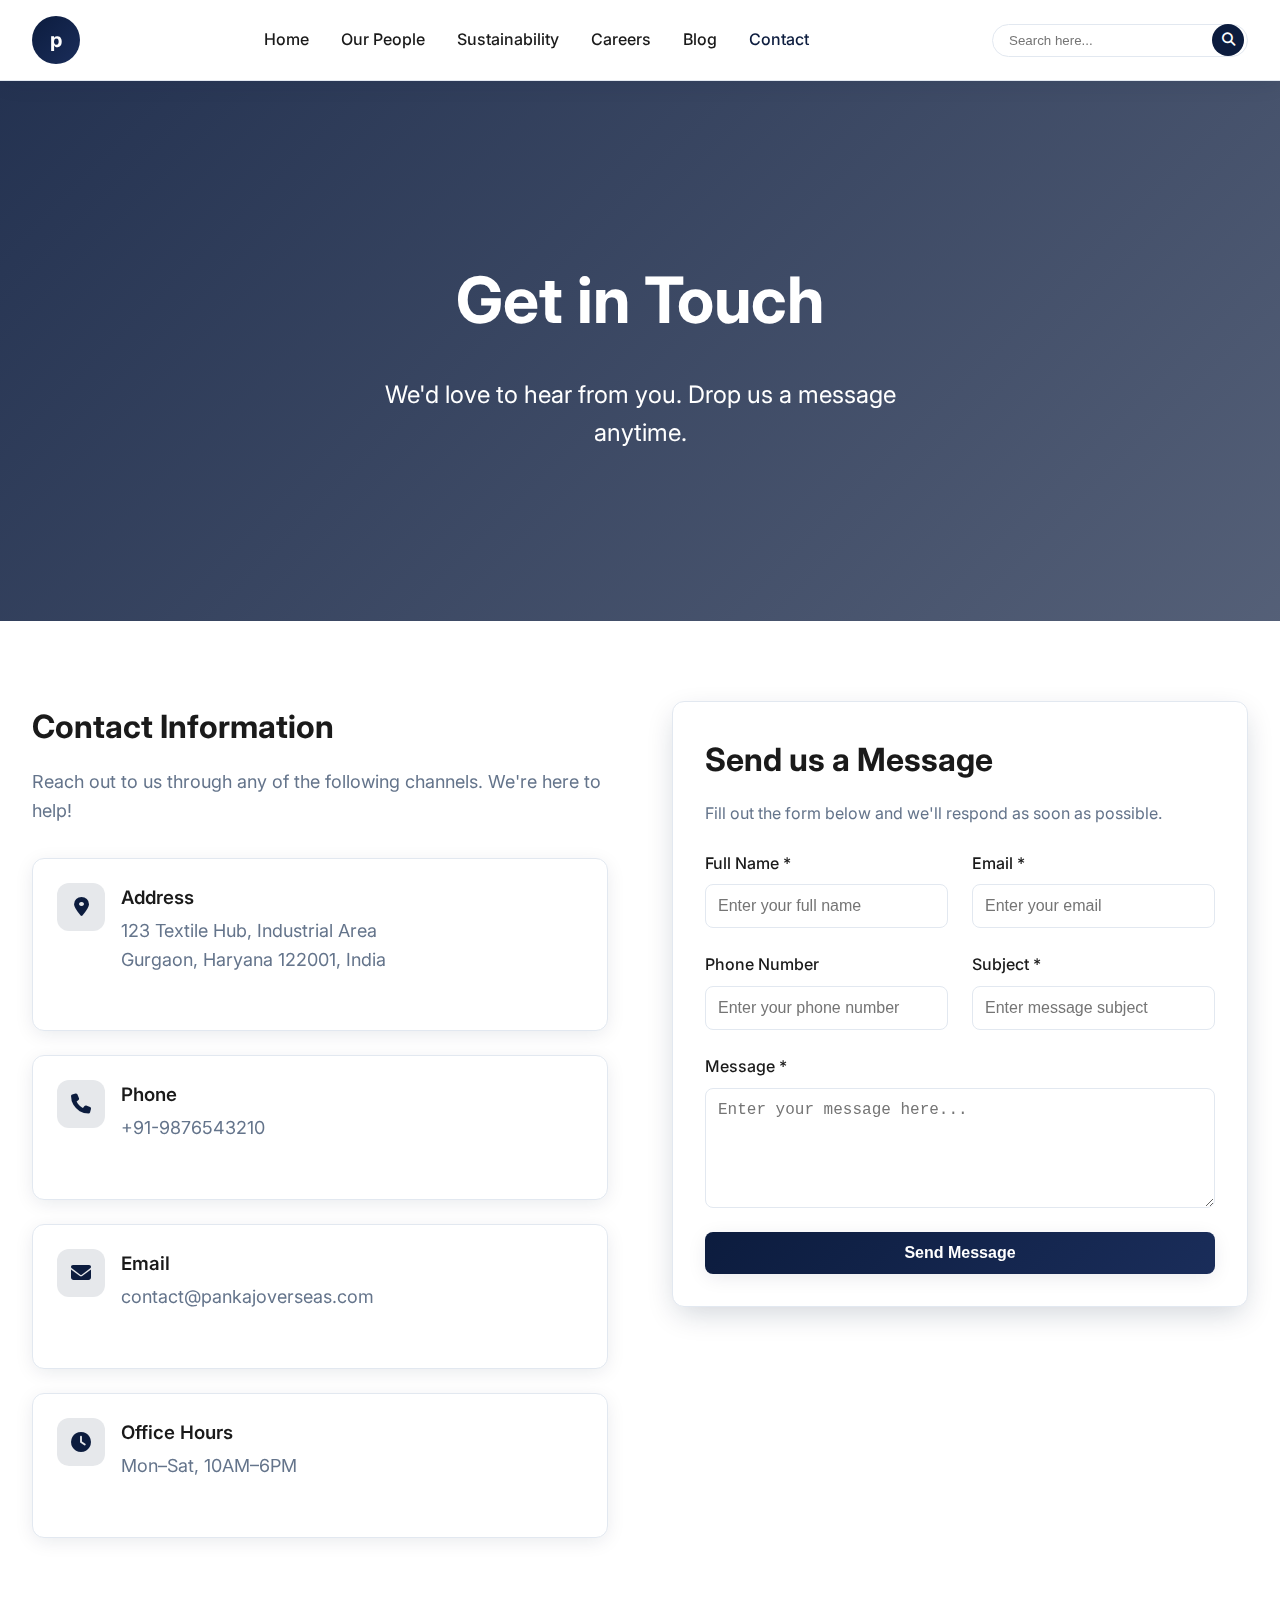
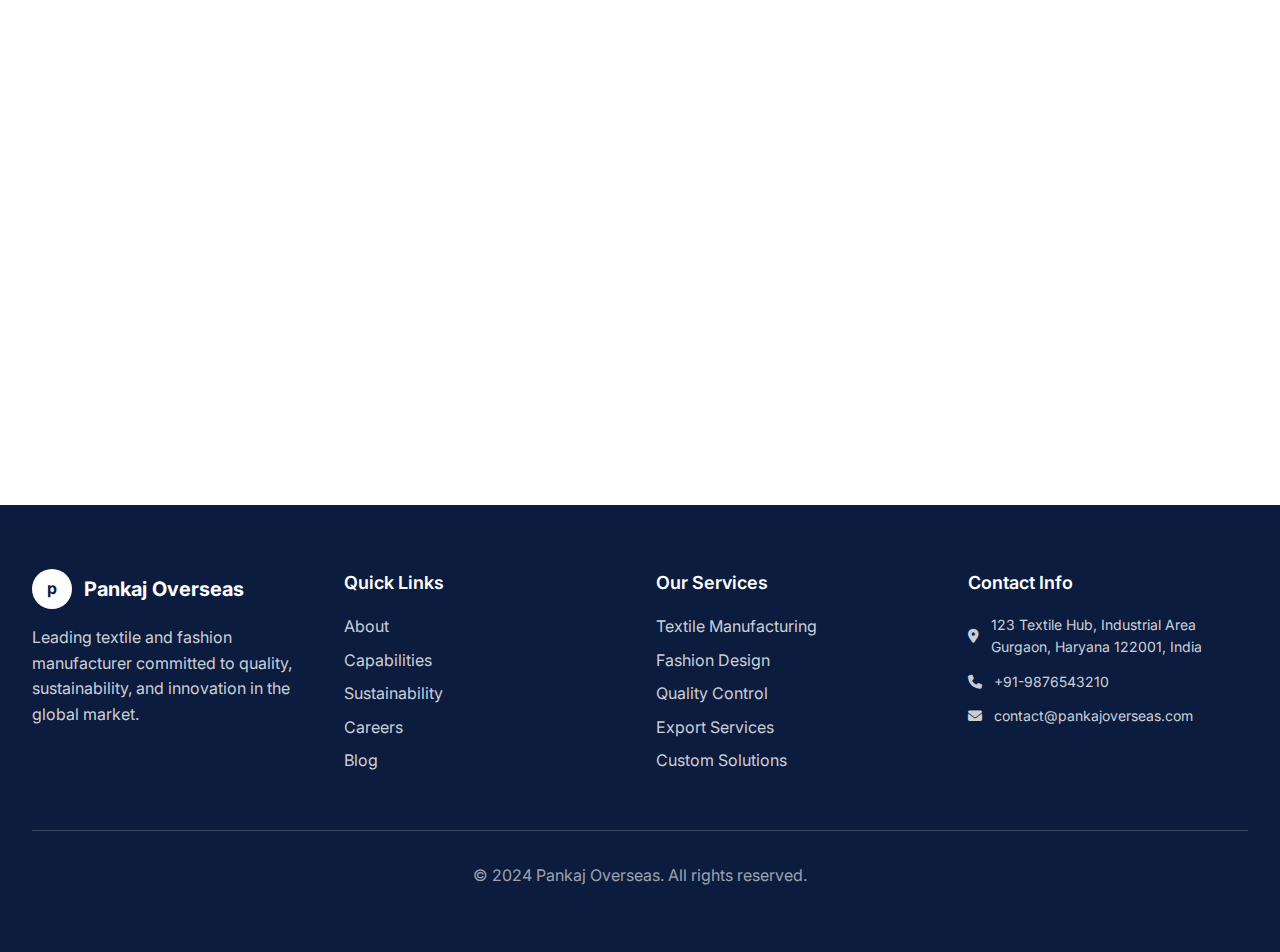
<file: contact.html>
<!DOCTYPE html>
<html lang="en">
<head>
    <meta charset="UTF-8">
    <meta name="viewport" content="width=device-width, initial-scale=1.0">
    <title>Contact Us - Pankaj Overseas</title>
    <meta name="description" content="Contact Pankaj Overseas - Leading textile and fashion manufacturer. Get in touch with us for all your textile needs.">
    
    <!-- AOS Animation Library -->
    <link href="https://unpkg.com/aos@2.3.1/dist/aos.css" rel="stylesheet">
    
    <!-- Font -->
    <link href="https://fonts.googleapis.com/css2?family=Inter:wght@300;400;500;600;700&display=swap" rel="stylesheet">
    
    <!-- Font Awesome for Icons -->
    <link rel="stylesheet" href="https://cdnjs.cloudflare.com/ajax/libs/font-awesome/6.4.0/css/all.min.css">
    
    <style>
        /* Reset and Base Styles */
        * {
            margin: 0;
            padding: 0;
            box-sizing: border-box;
        }

        :root {
            /* Pankaj Overseas Color Scheme */
            --primary: #0c1c3e;
            --primary-light: #1a2d5a;
            --primary-dark: #081426;
            --background: #ffffff;
            --foreground: #1a1a1a;
            --muted: #f8fafc;
            --muted-foreground: #64748b;
            --border: #e2e8f0;
            --input: #e2e8f0;
            --card: #ffffff;
            
            /* Shadows and Effects */
            --shadow-soft: 0 4px 20px -2px rgba(12, 28, 62, 0.1);
            --shadow-elegant: 0 10px 30px -5px rgba(12, 28, 62, 0.2);
            --transition-smooth: all 0.3s cubic-bezier(0.4, 0, 0.2, 1);
        }

        body {
            font-family: 'Inter', -apple-system, BlinkMacSystemFont, 'Segoe UI', Roboto, sans-serif;
            line-height: 1.6;
            color: var(--foreground);
            background-color: var(--background);
        }

      .container {
    max-width: 100%;
    width: 100%;
    margin: 0 auto;
    padding: 0 2rem;  /* thoda side se space toh rahe, but wide dikhe */
}

        /* Header Styles */
        .header {
            position: sticky;
            top: 0;
            background: var(--background);
            border-bottom: 1px solid var(--border);
            box-shadow: var(--shadow-soft);
            z-index: 1000;
        }

        .header-content {
            display: flex;
            align-items: center;
            justify-content: space-between;
            padding: 1rem 0;
        }

        .logo {
            display: flex;
            align-items: center;
        }

        .logo-circle {
            width: 48px;
            height: 48px;
            background: linear-gradient(135deg, var(--primary), var(--primary-light));
            border-radius: 50%;
            display: flex;
            align-items: center;
            justify-content: center;
            color: white;
            font-weight: bold;
            font-size: 1.25rem;
        }

        .nav {
            display: none;
            gap: 2rem;
        }

        .nav a {
            text-decoration: none;
            color: var(--foreground);
            font-weight: 500;
            transition: var(--transition-smooth);
        }

        .nav a:hover,
        .nav a.active {
            color: var(--primary);
        }

        .search-container {
            display: none;
            position: relative;
        }

        .search-input {
            width: 16rem;
            padding: 0.5rem 3rem 0.5rem 1rem;
            border: 1px solid var(--border);
            border-radius: 9999px;
            outline: none;
            transition: var(--transition-smooth);
        }

        .search-input:focus {
            border-color: var(--primary);
        }

        .search-btn {
            position: absolute;
            right: 4px;
            top: 50%;
            transform: translateY(-50%);
            width: 32px;
            height: 32px;
            background: var(--primary);
            border: none;
            border-radius: 50%;
            color: white;
            cursor: pointer;
            display: flex;
            align-items: center;
            justify-content: center;
        }

        .mobile-menu-btn {
            display: block;
            background: none;
            border: 1px solid var(--border);
            padding: 0.5rem 1rem;
            border-radius: 0.5rem;
            cursor: pointer;
        }

        /* Hero Section */
        .hero {
            position: relative;
            height: 60vh;
            min-height: 400px;
            display: flex;
            align-items: center;
            justify-content: center;
            overflow: hidden;
            background: linear-gradient(135deg, rgba(12, 28, 62, 0.9), rgba(12, 28, 62, 0.7)), 
                        url('https://images.unsplash.com/photo-1441986300917-64674bd600d8?ixlib=rb-4.0.3&ixid=M3wxMjA3fDB8MHxwaG90by1wYWdlfHx8fGVufDB8fHx8fA%3D%3D&auto=format&fit=crop&w=2070&q=80') center/cover;
        }

        .hero-content {
            text-align: center;
            color: white;
            max-width: 800px;
            padding: 0 1rem;
        }

        .hero h1 {
            font-size: clamp(2.5rem, 5vw, 4rem);
            font-weight: 700;
            margin-bottom: 1.5rem;
        }

        .hero p {
            font-size: clamp(1.125rem, 2vw, 1.5rem);
            opacity: 0.9;
            max-width: 600px;
            margin: 0 auto;
        }

        /* Main Content */
        .main-content {
            padding: 5rem 0;
        }

        .contact-section {
            margin-bottom: 5rem;
        }

        .contact-grid {
            display: grid;
            grid-template-columns: 1fr;
            gap: 4rem;
            align-items: start;
        }

        /* Contact Info */
        .contact-info h2 {
            font-size: 2rem;
            font-weight: 700;
            margin-bottom: 1rem;
            text-align: center;
        }

        .contact-info p {
            color: var(--muted-foreground);
            font-size: 1.125rem;
            margin-bottom: 2rem;
            text-align: center;
        }

        .contact-details {
            display: flex;
            flex-direction: column;
            gap: 1.5rem;
        }

        .contact-item {
            background: var(--card);
            border: 1px solid var(--border);
            border-radius: 0.75rem;
            padding: 1.5rem;
            box-shadow: var(--shadow-soft);
            transition: var(--transition-smooth);
        }

        .contact-item:hover {
            box-shadow: var(--shadow-elegant);
        }

        .contact-item-content {
            display: flex;
            align-items: flex-start;
            gap: 1rem;
        }

        .contact-icon {
            width: 48px;
            height: 48px;
            background: rgba(12, 28, 62, 0.1);
            border-radius: 0.75rem;
            display: flex;
            align-items: center;
            justify-content: center;
            color: var(--primary);
            font-size: 1.25rem;
            flex-shrink: 0;
        }

        .contact-text h3 {
            font-weight: 600;
            margin-bottom: 0.25rem;
        }

        .contact-text p {
            color: var(--muted-foreground);
            white-space: pre-line;
        }

        /* Contact Form */
        .contact-form {
            background: var(--card);
            border: 1px solid var(--border);
            border-radius: 0.75rem;
            padding: 2rem;
            box-shadow: var(--shadow-elegant);
        }

        .form-header h2 {
            font-size: 2rem;
            font-weight: 700;
            margin-bottom: 1rem;
        }

        .form-header p {
            color: var(--muted-foreground);
            margin-bottom: 1.5rem;
        }

        .form-grid {
            display: grid;
            grid-template-columns: 1fr;
            gap: 1.5rem;
        }

        .form-group {
            display: flex;
            flex-direction: column;
            gap: 0.5rem;
        }

        .form-label {
            font-weight: 500;
            color: var(--foreground);
        }

        .form-input,
        .form-textarea {
            padding: 0.75rem;
            border: 1px solid var(--input);
            border-radius: 0.5rem;
            font-size: 1rem;
            transition: var(--transition-smooth);
            outline: none;
        }

        .form-input:focus,
        .form-textarea:focus {
            border-color: var(--primary);
            box-shadow: 0 0 0 3px rgba(12, 28, 62, 0.1);
        }

        .form-textarea {
            min-height: 120px;
            resize: vertical;
        }

        .submit-btn {
            width: 100%;
            background: linear-gradient(135deg, var(--primary), var(--primary-light));
            color: white;
            border: none;
            padding: 0.75rem 2rem;
            border-radius: 0.5rem;
            font-size: 1rem;
            font-weight: 600;
            cursor: pointer;
            transition: var(--transition-smooth);
            box-shadow: var(--shadow-soft);
        }

        .submit-btn:hover {
            background: var(--primary-dark);
            box-shadow: var(--shadow-elegant);
        }

        .submit-btn:disabled {
            opacity: 0.7;
            cursor: not-allowed;
        }

        /* Map Section */
        .map-section {
            background: var(--muted);
            border-radius: 0.75rem;
            overflow: hidden;
            box-shadow: var(--shadow-soft);
        }

        .map-iframe {
            width: 100%;
            height: 300px;
            border: none;
        }

        /* Footer */
        .footer {
            background: var(--primary);
            color: white;
            padding: 4rem 0;
        }

        .footer-grid {
            display: grid;
            grid-template-columns: 1fr;
            gap: 2rem;
            margin-bottom: 3rem;
        }

        .footer-section h3 {
            font-size: 1.125rem;
            font-weight: 600;
            margin-bottom: 1rem;
        }

        .footer-section ul {
            list-style: none;
        }

        .footer-section ul li {
            margin-bottom: 0.5rem;
        }

        .footer-section a {
            color: rgba(255, 255, 255, 0.8);
            text-decoration: none;
            transition: var(--transition-smooth);
        }

        .footer-section a:hover {
            color: white;
        }

        .footer-company {
            display: flex;
            align-items: center;
            gap: 0.75rem;
            margin-bottom: 1rem;
        }

        .footer-logo {
            width: 40px;
            height: 40px;
            background: white;
            color: var(--primary);
            border-radius: 50%;
            display: flex;
            align-items: center;
            justify-content: center;
            font-weight: bold;
        }

        .footer-bottom {
            border-top: 1px solid rgba(255, 255, 255, 0.2);
            padding-top: 2rem;
            text-align: center;
            color: rgba(255, 255, 255, 0.6);
        }

        .contact-item-icon {
            display: flex;
            align-items: center;
            gap: 0.75rem;
            color: rgba(255, 255, 255, 0.8);
            font-size: 0.875rem;
        }

        /* Toast Notification */
        .toast {
            position: fixed;
            top: 2rem;
            right: 2rem;
            background: var(--card);
            border: 1px solid var(--border);
            border-radius: 0.5rem;
            padding: 1rem 1.5rem;
            box-shadow: var(--shadow-elegant);
            z-index: 1000;
            transform: translateX(100%);
            transition: var(--transition-smooth);
        }

        .toast.show {
            transform: translateX(0);
        }

        .toast-success {
            border-left: 4px solid #10b981;
        }

        /* Responsive Design */
        @media (min-width: 768px) {
            .nav {
                display: flex;
            }

            .search-container {
                display: block;
            }

            .mobile-menu-btn {
                display: none;
            }

            .contact-info h2,
            .contact-info p {
                text-align: left;
            }

            .form-grid {
                grid-template-columns: 1fr 1fr;
            }

            .form-group.full-width {
                grid-column: 1 / -1;
            }

            .map-iframe {
                height: 400px;
            }

            .footer-grid {
                grid-template-columns: repeat(2, 1fr);
            }
        }

        @media (min-width: 1024px) {
            .contact-grid {
                grid-template-columns: 1fr 1fr;
            }

            .footer-grid {
                grid-template-columns: repeat(4, 1fr);
            }
        }
    </style>
</head>
<body>
    <!-- Header -->
    <header class="header">
        <div class="container">
            <div class="header-content">
                <!-- Logo -->
                <div class="logo">
                    <div class="logo-circle">p</div>
                </div>

                <!-- Navigation -->
                <nav class="nav">
                    <a href="index.html">Home</a>   
                    <a href="people.html">Our People</a>
                    <a href="sustanability page/sustan.html">Sustainability</a>
                    <a href="carrear.html">Careers</a>
                    <a href="blog.html">Blog</a>
                    <a href="contact.html" class="active">Contact</a>
                </nav>

                <!-- Search Bar -->
                <div class="search-container">
                    <input type="search" class="search-input" placeholder="Search here...">
                    <button class="search-btn">
                        <i class="fas fa-search"></i>
                    </button>
                </div>

                <!-- Mobile Menu Button -->
                <button class="mobile-menu-btn">Menu</button>
            </div>
        </div>
    </header>

    <!-- Hero Section -->
    <section class="hero">
        <div class="hero-content">
            <h1 data-aos="fade-down" data-aos-duration="800">Get in Touch</h1>
            <p data-aos="fade-down" data-aos-duration="800" data-aos-delay="200">
                We'd love to hear from you. Drop us a message anytime.
            </p>
        </div>
    </section>

    <!-- Main Content -->
    <main class="main-content">
        <div class="container">
            <!-- Contact Section -->
            <section class="contact-section">
                <div class="contact-grid">
                    <!-- Contact Info -->
                    <div class="contact-info" data-aos="fade-right" data-aos-duration="800">
                        <h2>Contact Information</h2>
                        <p>Reach out to us through any of the following channels. We're here to help!</p>
                        
                        <div class="contact-details">
                            <div class="contact-item">
                                <div class="contact-item-content">
                                    <div class="contact-icon">
                                        <i class="fas fa-map-marker-alt"></i>
                                    </div>
                                    <div class="contact-text">
                                        <h3>Address</h3>
                                        <p>123 Textile Hub, Industrial Area
Gurgaon, Haryana 122001, India</p>
                                    </div>
                                </div>
                            </div>

                            <div class="contact-item">
                                <div class="contact-item-content">
                                    <div class="contact-icon">
                                        <i class="fas fa-phone"></i>
                                    </div>
                                    <div class="contact-text">
                                        <h3>Phone</h3>
                                        <p>+91-9876543210</p>
                                    </div>
                                </div>
                            </div>

                            <div class="contact-item">
                                <div class="contact-item-content">
                                    <div class="contact-icon">
                                        <i class="fas fa-envelope"></i>
                                    </div>
                                    <div class="contact-text">
                                        <h3>Email</h3>
                                        <p>contact@pankajoverseas.com</p>
                                    </div>
                                </div>
                            </div>

                            <div class="contact-item">
                                <div class="contact-item-content">
                                    <div class="contact-icon">
                                        <i class="fas fa-clock"></i>
                                    </div>
                                    <div class="contact-text">
                                        <h3>Office Hours</h3>
                                        <p>Mon–Sat, 10AM–6PM</p>
                                    </div>
                                </div>
                            </div>
                        </div>
                    </div>

                    <!-- Contact Form -->
                    <div class="contact-form" data-aos="fade-left" data-aos-duration="800">
                        <div class="form-header">
                            <h2>Send us a Message</h2>
                            <p>Fill out the form below and we'll respond as soon as possible.</p>
                        </div>

                        <form id="contactForm" class="form-grid">
                            <div class="form-group">
                                <label for="fullName" class="form-label">Full Name *</label>
                                <input type="text" id="fullName" name="fullName" class="form-input" placeholder="Enter your full name" required>
                            </div>

                            <div class="form-group">
                                <label for="email" class="form-label">Email *</label>
                                <input type="email" id="email" name="email" class="form-input" placeholder="Enter your email" required>
                            </div>

                            <div class="form-group">
                                <label for="phone" class="form-label">Phone Number</label>
                                <input type="tel" id="phone" name="phone" class="form-input" placeholder="Enter your phone number">
                            </div>

                            <div class="form-group">
                                <label for="subject" class="form-label">Subject *</label>
                                <input type="text" id="subject" name="subject" class="form-input" placeholder="Enter message subject" required>
                            </div>

                            <div class="form-group full-width">
                                <label for="message" class="form-label">Message *</label>
                                <textarea id="message" name="message" class="form-textarea" placeholder="Enter your message here..." required></textarea>
                            </div>

                            <div class="form-group full-width">
                                <button type="submit" class="submit-btn" id="submitBtn">Send Message</button>
                            </div>
                        </form>
                    </div>
                </div>
            </section>

            <!-- Map Section -->
            <section class="map-section" data-aos="fade-up" data-aos-duration="800">
                <iframe
                    src="https://www.google.com/maps/embed?pb=!1m18!1m12!1m3!1d3607.605492544105!2d82.78878251010633!3d25.283853228093673!2m3!1f0!2f0!3f0!3m2!1i1024!2i768!4f13.1!3m3!1m2!1s0x39854b28a50b87e7%3A0x9e7beb7bf99a2777!2sKashi%20Institute%20Of%20Technology!5e0!3m2!1sen!2sin!4v1754599171926!5m2!1sen!2sin"
                    class="map-iframe"
                    allowfullscreen
                    loading="lazy"
                    referrerpolicy="no-referrer-when-downgrade"
                    title="Pankaj Overseas Location">
                </iframe>
            </section>
        </div>
    </main>

    <!-- Footer -->
    <footer class="footer">
        <div class="container">
            <div class="footer-grid">
                <!-- Company Info -->
                <div class="footer-section">
                    <div class="footer-company">
                        <div class="footer-logo">p</div>
                        <span style="font-size: 1.25rem; font-weight: 700;">Pankaj Overseas</span>
                    </div>
                    <p style="color: rgba(255, 255, 255, 0.8); line-height: 1.6;">
                        Leading textile and fashion manufacturer committed to quality, 
                        sustainability, and innovation in the global market.
                    </p>
                </div>

                <!-- Quick Links -->
                <div class="footer-section">
                    <h3>Quick Links</h3>
                    <ul>
                        <li><a href="/about">About</a></li>
                        <li><a href="/capabilities">Capabilities</a></li>
                        <li><a href="/sustainability">Sustainability</a></li>
                        <li><a href="/careers">Careers</a></li>
                        <li><a href="/blog">Blog</a></li>
                    </ul>
                </div>

                <!-- Services -->
                <div class="footer-section">
                    <h3>Our Services</h3>
                    <ul>
                        <li><span style="color: rgba(255, 255, 255, 0.8);">Textile Manufacturing</span></li>
                        <li><span style="color: rgba(255, 255, 255, 0.8);">Fashion Design</span></li>
                        <li><span style="color: rgba(255, 255, 255, 0.8);">Quality Control</span></li>
                        <li><span style="color: rgba(255, 255, 255, 0.8);">Export Services</span></li>
                        <li><span style="color: rgba(255, 255, 255, 0.8);">Custom Solutions</span></li>
                    </ul>
                </div>

                <!-- Contact -->
                <div class="footer-section">
                    <h3>Contact Info</h3>
                    <div style="display: flex; flex-direction: column; gap: 0.75rem;">
                        <div class="contact-item-icon">
                            <i class="fas fa-map-marker-alt"></i>
                            <span>123 Textile Hub, Industrial Area<br>Gurgaon, Haryana 122001, India</span>
                        </div>
                        <div class="contact-item-icon">
                            <i class="fas fa-phone"></i>
                            <span>+91-9876543210</span>
                        </div>
                        <div class="contact-item-icon">
                            <i class="fas fa-envelope"></i>
                            <span>contact@pankajoverseas.com</span>
                        </div>
                    </div>
                </div>
            </div>

            <div class="footer-bottom">
                <p>© 2024 Pankaj Overseas. All rights reserved.</p>
            </div>
        </div>
    </footer>

    <!-- Scripts -->
    <script src="https://unpkg.com/aos@2.3.1/dist/aos.js"></script>
    <script>
        // Initialize AOS
        AOS.init({
            duration: 800,
            once: true,
            easing: 'ease-out-cubic',
        });

        // Form Handling
        document.getElementById('contactForm').addEventListener('submit', function(e) {
            e.preventDefault();
            
            const submitBtn = document.getElementById('submitBtn');
            const toast = document.getElementById('toast');
            
            // Disable button and show loading
            submitBtn.disabled = true;
            submitBtn.textContent = 'Sending...';
            
            // Simulate form submission
            setTimeout(() => {
                // Reset form
                this.reset();
                
                // Show success toast
                toast.classList.add('show');
                
                // Reset button
                submitBtn.disabled = false;
                submitBtn.textContent = 'Send Message';
                
                // Hide toast after 5 seconds
                setTimeout(() => {
                    toast.classList.remove('show');
                }, 5000);
            }, 1000);
        });

        // Mobile Menu (Basic implementation)
        document.querySelector('.mobile-menu-btn').addEventListener('click', function() {
            // Add mobile menu functionality here if needed
            alert('Mobile menu would open here');
        });

        // Search functionality
        document.querySelector('.search-btn').addEventListener('click', function() {
            const searchInput = document.querySelector('.search-input');
            const searchTerm = searchInput.value.trim();
            if (searchTerm) {
                // Add search functionality here
                alert('Searching for: ' + searchTerm);
            }
        });

        // Search on Enter key
        document.querySelector('.search-input').addEventListener('keypress', function(e) {
            if (e.key === 'Enter') {
                document.querySelector('.search-btn').click();
            }
        });
    </script>
</body>
</html>
</file>
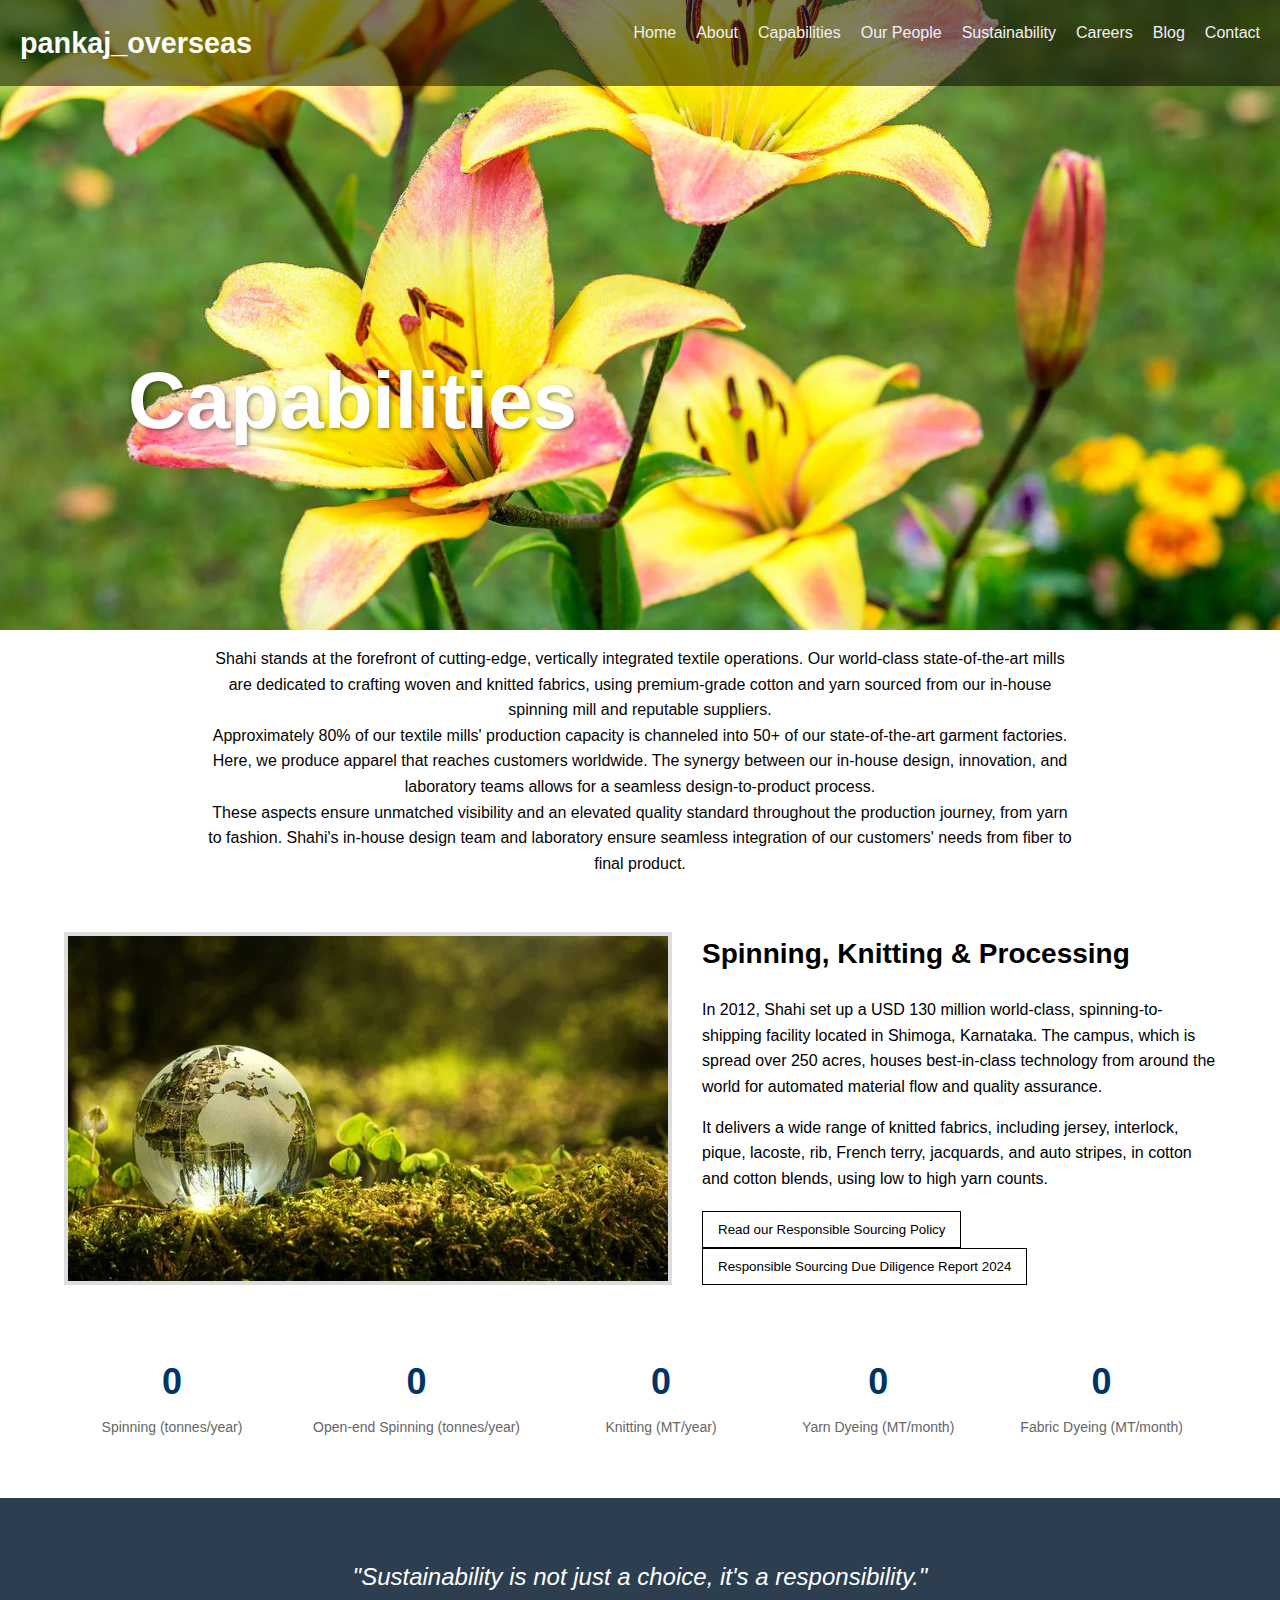
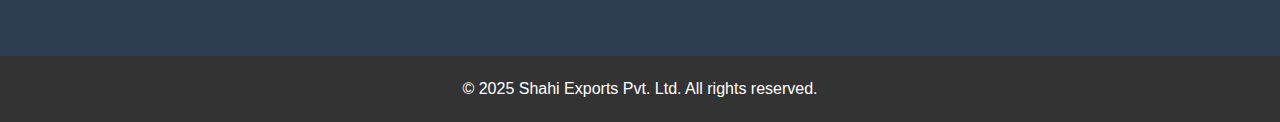
<file: shahi web/capa.html>
<!DOCTYPE html>
<html lang="en">
<head>
  <meta charset="UTF-8" />
  <meta name="viewport" content="width=device-width, initial-scale=1.0"/>
  <title>Capabilities| Shahi</title>
  <link rel="stylesheet" href="capa.css" />
</head>
<body>
  <header class="main-header">
    <nav class="navbar">
      <div class="logo">pankaj_overseas</div>
      <ul class="nav-links" id="navLinks">
        <li><a href="index.html">Home</a></li>
        <li><a href="index1.html">About</a></li>
        <li><a href="capa.html">Capabilities</a></li>
        <li><a href="people.html">Our People</a></li>
        <li><a href="index.html">Sustainability</a></li>
        <li><a href="carrear.html">Careers</a></li>
        <li><a href="blog.html">Blog</a></li>
        <li><a href="contact.html">Contact</a></li>
      </ul>
      <button class="toggle-btn" onclick="toggleMenu()">☰</button>
    </nav>
    <div class="hero-section">
      <h1>Capabilities</h1>
    </div>
  </header>
  <section class="about-text">
    <p>
      Shahi stands at the forefront of cutting-edge, vertically integrated textile operations. Our world-class state-of-the-art mills are dedicated to crafting woven and knitted fabrics, using premium-grade cotton and yarn sourced from our in-house spinning mill and reputable suppliers.<br>
Approximately 80% of our textile mills' production capacity is channeled into 50+ of our state-of-the-art garment factories. Here, we produce apparel that reaches customers worldwide. The synergy between our in-house design, innovation, and laboratory teams allows for a seamless design-to-product process.<br>

These aspects ensure unmatched visibility and an elevated quality standard throughout the production journey, from yarn to fashion. Shahi's in-house design team and laboratory ensure seamless integration of our customers' needs from fiber to final product.
    </p>
  </section>
    <section class="section">
    <div class="container">
      <div class="content">
        <div class="image">
          <img src="img/img2.jpg" alt="Spinning Machine" />
        </div>
        <div class="text">
          <h2>Spinning, Knitting & Processing</h2>
          <p>
            In 2012, Shahi set up a USD 130 million world-class, spinning-to-shipping facility located in Shimoga, Karnataka.
            The campus, which is spread over 250 acres, houses best-in-class technology from around the world for automated material flow and quality assurance.
          </p>
          <p>
            It delivers a wide range of knitted fabrics, including jersey, interlock, pique, lacoste, rib, French terry, jacquards, and auto stripes, in cotton and cotton blends, using low to high yarn counts.
          </p>
          <div class="buttons">
            <button>Read our Responsible Sourcing Policy</button>
            <button>Responsible Sourcing Due Diligence Report 2024</button>
          </div>
        </div>
      </div>

      <div class="stats">
        <div class="stat">
          <h3 class="counter" data-target="10134">0</h3>
          <p>Spinning (tonnes/year)</p>
        </div>
        <div class="stat">
          <h3 class="counter" data-target="2704">0</h3>
          <p>Open-end Spinning (tonnes/year)</p>
        </div>
        <div class="stat">
          <h3 class="counter" data-target="10228">0</h3>
          <p>Knitting (MT/year)</p>
        </div>
        <div class="stat">
          <h3 class="counter" data-target="300">0</h3>
          <p>Yarn Dyeing (MT/month)</p>
        </div>
        <div class="stat">
          <h3 class="counter" data-target="1100">0</h3>
          <p>Fabric Dyeing (MT/month)</p>
        </div>
      </div>
    </div>
  </section>
  
            
<section class="quote">
    <blockquote>"Sustainability is not just a choice, it's a responsibility."</blockquote>
  </section>
  <footer class="footer">
    <p>© 2025 Shahi Exports Pvt. Ltd. All rights reserved.</p>
  </footer>

  <script src="capa.js"></script>
</body>
</html>
</file>
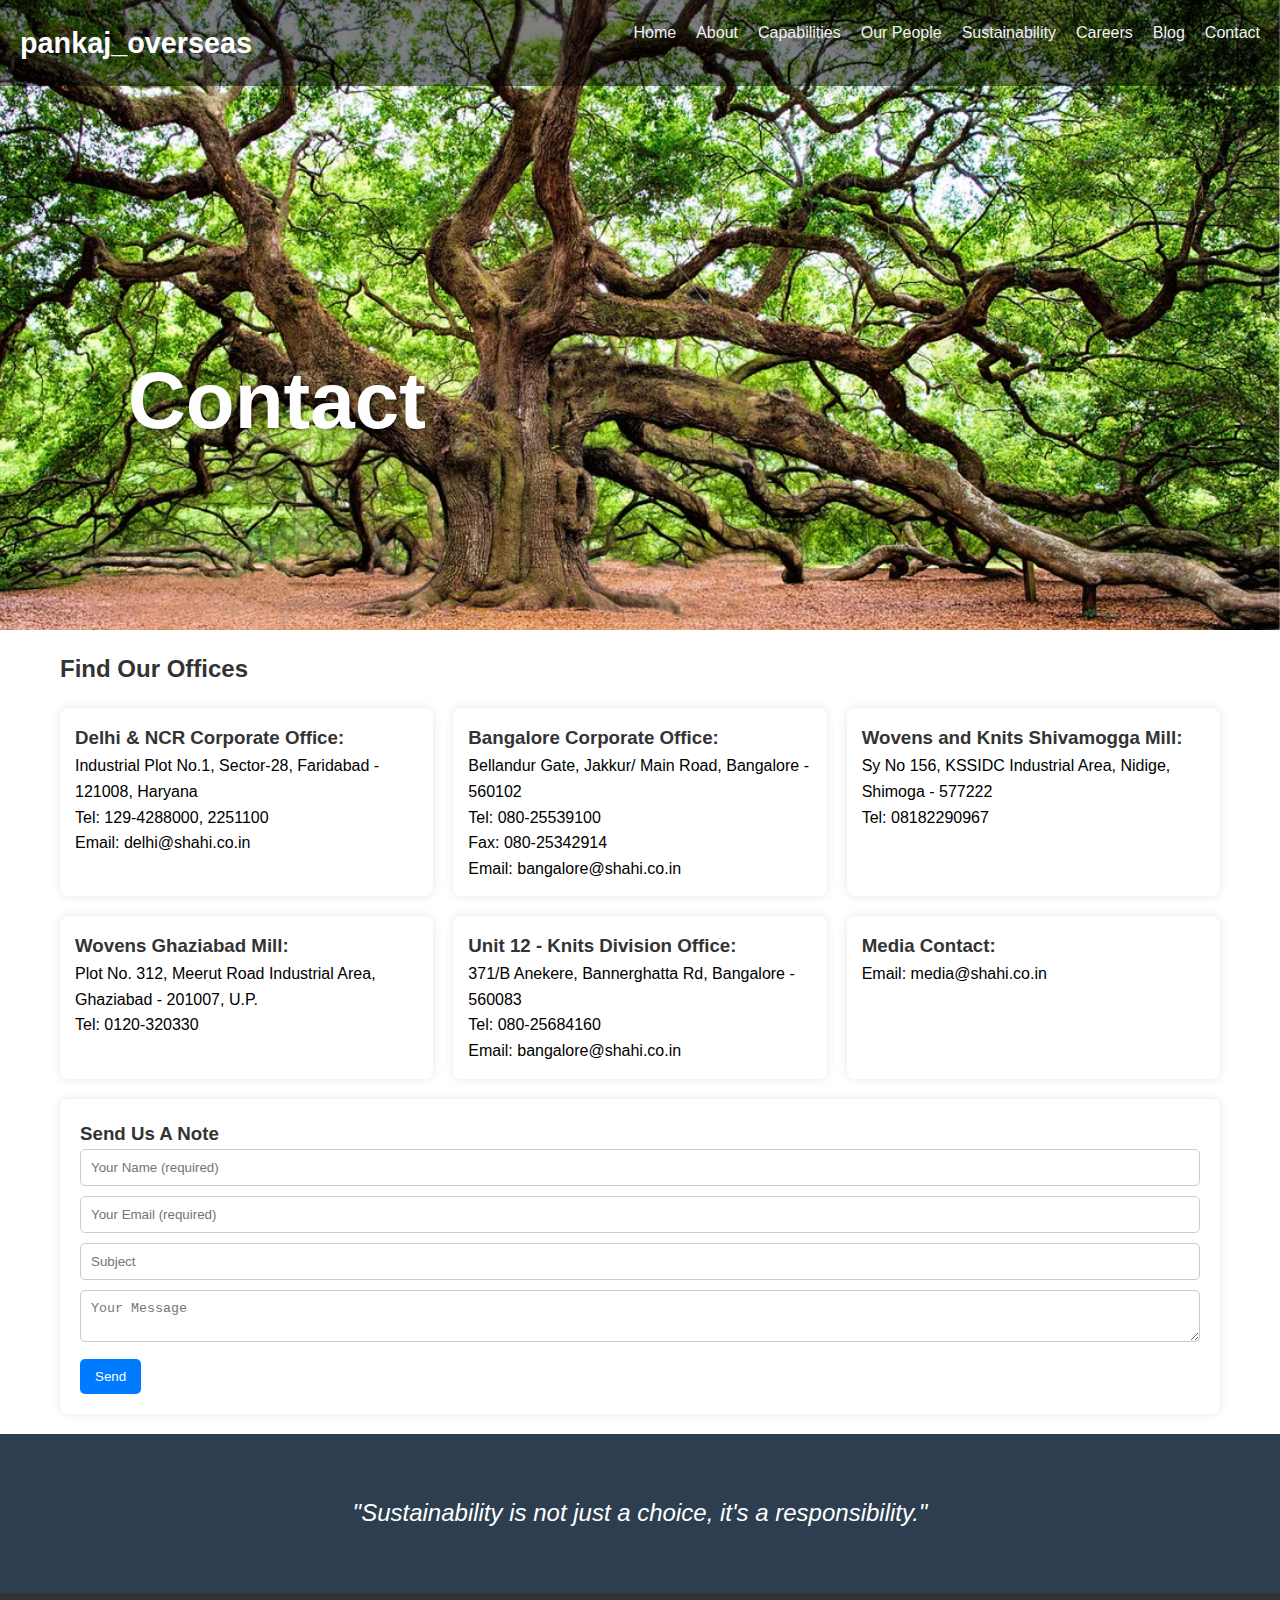
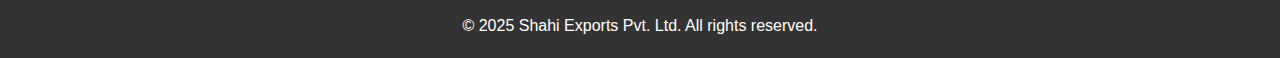
<file: shahi web/contact.html>
<!DOCTYPE html>
<html lang="en">
<head>
  <meta charset="UTF-8" />
  <meta name="viewport" content="width=device-width, initial-scale=1.0"/>
  <title>Contact| Shahi</title>
  <link rel="stylesheet" href="contact.css" />
</head>
<body>
  <header class="main-header">
    <nav class="navbar">
      <div class="logo">pankaj_overseas</div>
      <ul class="nav-links" id="navLinks">
        <li><a href="index.html">Home</a></li>
        <li><a href="index1.html">About</a></li>
        <li><a href="capa.html">Capabilities</a></li>
        <li><a href="people.html">Our People</a></li>
        <li><a href="index.html">Sustainability</a></li>
        <li><a href="carrear.html">Careers</a></li>
        <li><a href="blog.html">Blog</a></li>
        <li><a href="contact.html">Contact</a></li>
      </ul>
      <button class="toggle-btn" onclick="toggleMenu()">☰</button>
    </nav>
    <div class="hero-section">
      <h1>Contact</h1>
    </div>
  </header>
  <section class="container">
        <h2>Find Our Offices</h2>
        <div class="office-grid">
            <div class="office-box">
                <h3>Delhi & NCR Corporate Office:</h3>
                <p>Industrial Plot No.1, Sector-28, Faridabad - 121008, Haryana<br>Tel: 129-4288000, 2251100</p>
                <p>Email: delhi@shahi.co.in</p>
            </div>
            <div class="office-box">
                <h3>Bangalore Corporate Office:</h3>
                <p>Bellandur Gate, Jakkur/ Main Road, Bangalore - 560102<br>Tel: 080-25539100<br>Fax: 080-25342914</p>
                <p>Email: bangalore@shahi.co.in</p>
            </div>
            <div class="office-box">
                <h3>Wovens and Knits Shivamogga Mill:</h3>
                <p>Sy No 156, KSSIDC Industrial Area, Nidige, Shimoga - 577222<br>Tel: 08182290967</p>
            </div>
            <div class="office-box">
                <h3>Wovens Ghaziabad Mill:</h3>
                <p>Plot No. 312, Meerut Road Industrial Area, Ghaziabad - 201007, U.P.<br>Tel: 0120-320330</p>
            </div>
            <div class="office-box">
                <h3>Unit 12 - Knits Division Office:</h3>
                <p>371/B Anekere, Bannerghatta Rd, Bangalore - 560083<br>Tel: 080-25684160</p>
                <p>Email: bangalore@shahi.co.in</p>
            </div>
            <div class="office-box">
                <h3>Media Contact:</h3>
                <p>Email: media@shahi.co.in</p>
            </div>
        </div><form class="contact-form" onsubmit="return validateForm()">
        <h3>Send Us A Note</h3>
        <input type="text" id="name" placeholder="Your Name (required)">
        <input type="email" id="email" placeholder="Your Email (required)">
        <input type="text" id="subject" placeholder="Subject">
        <textarea id="message" placeholder="Your Message"></textarea>
        <button type="submit">Send</button>
    </form>
</section>
<section class="quote">
    <blockquote>"Sustainability is not just a choice, it's a responsibility."</blockquote>
  </section>
  <footer class="footer">
    <p>© 2025 Shahi Exports Pvt. Ltd. All rights reserved.</p>
  </footer>

  <script src="script.js"></script>
</body>
</html>
</file>
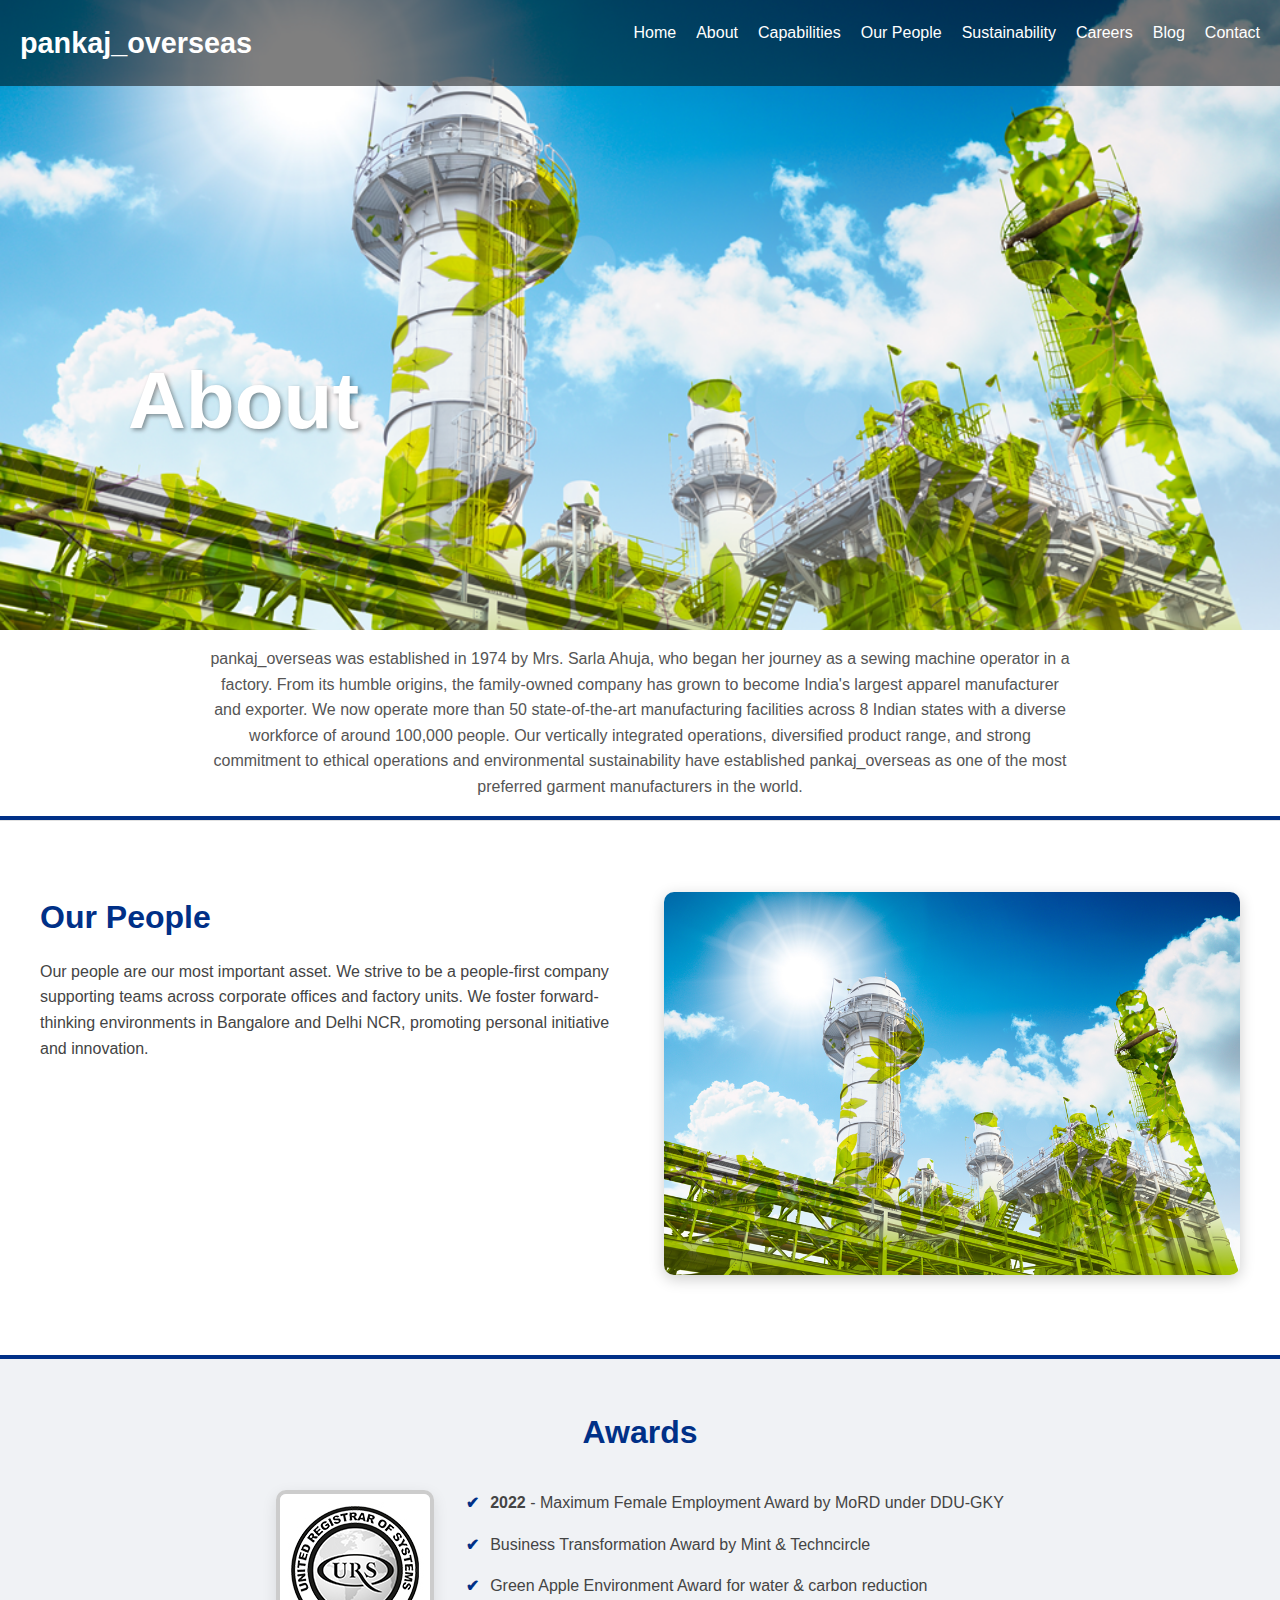
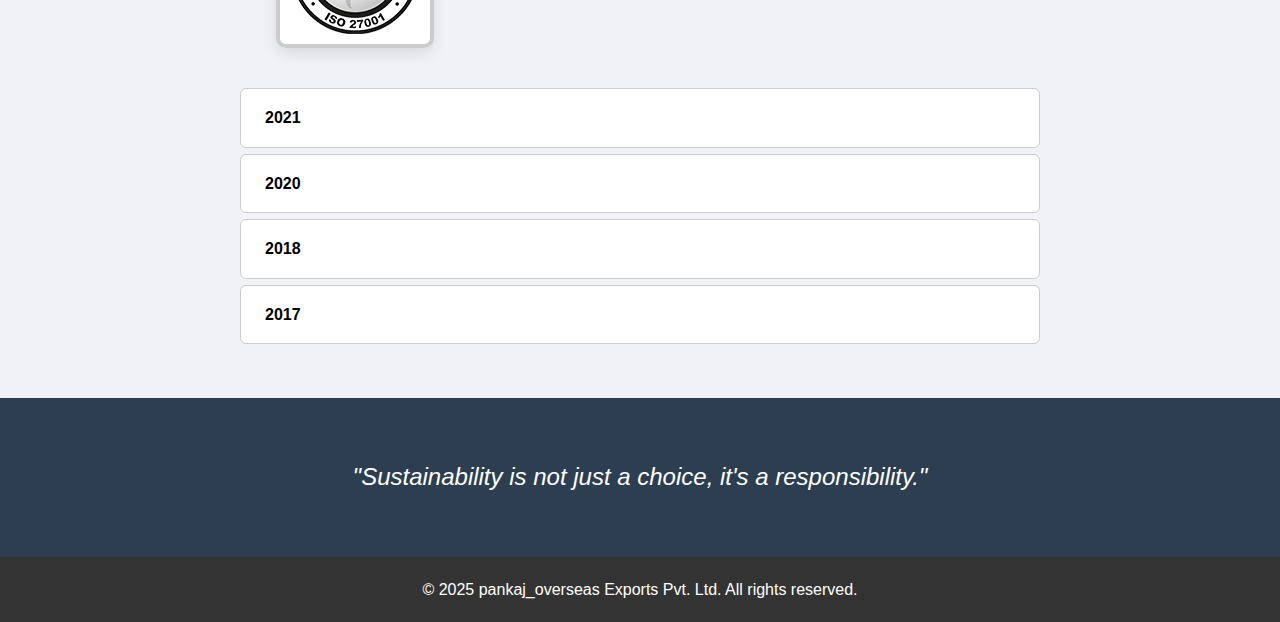
<file: shahi web/index1.html>
<!DOCTYPE html>
<html lang="en">
<head>
  <meta charset="UTF-8" />
  <meta name="viewport" content="width=device-width, initial-scale=1.0"/>
  <title>About| pankaj_overseas</title>
  <link rel="stylesheet" href="style1.css" />
</head>
<body>
  <header class="main-header">
    <nav class="navbar">
      <div class="logo">pankaj_overseas</div>
      <ul class="nav-links" id="navLinks">
        <li><a href="#">Home</a></li>
        <li><a href="index1.html">About</a></li>
        <li><a href="capa.html">Capabilities</a></li>
        <li><a href="#">Our People</a></li>
        <li><a href="index.html">Sustainability</a></li>
        <li><a href="#">Careers</a></li>
        <li><a href="#">Blog</a></li>
        <li><a href="contact.html">Contact</a></li>
      </ul>
      <button class="toggle-btn" onclick="toggleMenu()">☰</button>
    </nav>
    <div class="hero-section">
      <h1>About</h1>
    </div>
  </header>
    <section class="about-text">
    <p>
      pankaj_overseas was established in 1974 by Mrs. Sarla Ahuja, who began her journey as a sewing machine operator in a factory. 
      From its humble origins, the family-owned company has grown to become India's largest apparel manufacturer and exporter. 
      We now operate more than 50 state-of-the-art manufacturing facilities across 8 Indian states with a diverse workforce of around 100,000 people. 
      Our vertically integrated operations, diversified product range, and strong commitment to ethical operations and environmental sustainability 
      have established pankaj_overseas as one of the most preferred garment manufacturers in the world.
    </p>
  </section>

  <section class="people-section">
    <div class="text">
      <h2>Our People</h2>
      <p>
        Our people are our most important asset. We strive to be a people-first company supporting teams across corporate offices and factory units. We foster forward-thinking environments in Bangalore and Delhi NCR, promoting personal initiative and innovation.
      </p>
    </div>
    <div class="image">
      <img src="img/about.png" alt="Our People"/>
    </div>
  </section>

  <section class="awards">
    <h2>Awards</h2>
    <div class="award-main">
      <img src="img/cd1.jpg" alt="Awards Image" />
      <ul>
        <li><strong>2022</strong> - Maximum Female Employment Award by MoRD under DDU-GKY</li>
        <li>Business Transformation Award by Mint & Techncircle</li>
        <li>Green Apple Environment Award for water & carbon reduction</li>
      </ul>
    </div>

    <div class="collapse-container">
      <div class="collapsible" onclick="toggleCollapse(this)">2021</div>
      <div class="content">
        <p>Giga-Guru Supplier Award by Walmart for setting SMART Goals</p>
      </div>

      <div class="collapsible" onclick="toggleCollapse(this)">2020</div>
      <div class="content">
        <p>P.A.C.E Advocacy Award by GAP Inc.</p>
        <p>Forbes Marshall EnCon Award - 1st Runner-up</p>
      </div>

      <div class="collapsible" onclick="toggleCollapse(this)">2018</div>
      <div class="content">
        <p>National Award for 'Best Employer' - MoRD</p>
        <p>Giga-Guru Supplier Award by Walmart</p>
      </div>

      <div class="collapsible" onclick="toggleCollapse(this)">2017</div>
      <div class="content"><p>Giga-Guru Supplier Award by Walmart</p></div>
    </div>
  </section>

  <section class="quote">
    <blockquote>"Sustainability is not just a choice, it's a responsibility."</blockquote>
  </section>

  <footer class="footer">
    <p>© 2025 pankaj_overseas Exports Pvt. Ltd. All rights reserved.</p>
  </footer>
  

  <script src="script.js"></script>
</body>
</html>
</file>
<file: shahi web/capa.css>
* {
  margin: 0;
  padding: 0;
  box-sizing: border-box;
}

body {
  font-family: Arial, sans-serif;
  line-height: 1.6;
  background: #fff;
}

.main-header {
  background: url('img/capa.jpg') no-repeat center center/cover;
  height: 70vh;
  color: rgb(254, 254, 254);
  position: relative;
}

.navbar {
  display: flex;
  justify-content: space-between;
  align-items:right;
  padding: 20px;
  background: rgba(0, 0, 0, 0.5);
}

.logo {
  font-size: 1.8rem;
  font-weight: bold;
}

.nav-links {
  list-style: none;
  display: flex;
  gap: 20px;
}

.nav-links li a {
  color: rgb(241, 239, 245);
  text-decoration: none;
  font-weight: 500;
}

.toggle-btn {
  display: none;
  font-size: 24px;
  background: transparent;
  border: none;
  color: white;
  cursor: pointer;
}
.hero-section {
  height: 100%;
  display: flex;
  align-items:center;
  padding-left: 10%;
}

.hero-section h1 {
  font-size: 5rem;
  font-weight: bold;
  text-shadow: 2px 2px 4px rgba(0,0,0,0.4);
}
/* Responsive */
@media (max-width: 768px) {
  .nav-links {
    flex-direction: column;
    display: none;
    background: rgba(0, 0, 0, 0.8);
    position: absolute;
    top: 60px;
    right: 0;
    width: 100%;
    text-align: center;
  }

  .nav-links.show {
    display: flex;
  }

  .toggle-btn {
    display: block;
  }

  .hero-section h1 {
    font-size: 2.2rem;
    text-align: center;
  }

  .content-section {
    flex-direction: column;
    align-items: center;
  }
}
.about-text {
  background: white;
  padding: 1rem;
  text-align: center;
  font-size: 1rem;
  max-width: 900px;
  margin:auto;
  color: #060505;
}
.container {
  width: 90%;
  margin: auto;
  padding: 40px 0;
}

.section .content {
  display: flex;
  flex-wrap: wrap;
  gap: 30px;
}

.image img {
  max-width: 100%;
  border: 4px solid #ddd;
}

.text {
  flex: 1;
  min-width: 300px;
}

.text h2 {
  font-size: 28px;
  margin-bottom: 20px;
}

.text p {
  margin-bottom: 15px;
  line-height: 1.6;
}

.buttons {
  margin-top: 20px;
}

.buttons button {
  padding: 10px 15px;
  border: 1px solid #000;
  background: white;
  color: #000;
  margin-right: 10px;
  cursor: pointer;
  transition: background 0.3s;
}

.buttons button:hover {
  background: #000;
  color: white;
}

.stats {
  display: flex;
  flex-wrap: wrap;
  justify-content: space-around;
  margin-top: 40px;
}

.stat {
  text-align: center;
  margin: 20px;
  min-width: 150px;
}

.stat h3 {
  font-size: 36px;
  color: #003366;
}

.stat p {
  margin-top: 5px;
  font-size: 14px;
  color: #666;
}

@media (max-width: 768px) {
  .content {
    flex-direction: column;
    align-items: center;
  }
}

.quote {
  background: #2c3e50;
  color: white;
  padding: 60px 20px;
  text-align: center;
}

.quote blockquote {
  font-size: 1.5rem;
  font-style: italic;
}


/* Footer */
 .footer {
  background: #333;
  color: white;
  text-align: center;
  padding: 20px;
}
</file>
<file: shahi web/contact.css>
* {
  margin: 0;
  padding: 0;
  box-sizing: border-box;
}

body {
  font-family: Arial, sans-serif;
  line-height: 1.6;
  background: #fff;
}

.main-header {
  background: url('img/cont.jpg') no-repeat center center/cover;
  height: 70vh;
  color: rgb(254, 254, 254);
  position: relative;
}

.navbar {
  display: flex;
  justify-content: space-between;
  align-items:right;
  padding: 20px;
  background: rgba(0, 0, 0, 0.5);
}

.logo {
  font-size: 1.8rem;
  font-weight: bold;
}

.nav-links {
  list-style: none;
  display: flex;
  gap: 20px;
}

.nav-links li a {
  color: rgb(241, 239, 245);
  text-decoration: none;
  font-weight: 500;
}

.toggle-btn {
  display: none;
  font-size: 24px;
  background: transparent;
  border: none;
  color: white;
  cursor: pointer;
}
.hero-section {
  height: 100%;
  display: flex;
  align-items:center;
  padding-left: 10%;
}

.hero-section h1 {
  font-size: 5rem;
  font-weight: bold;
  text-shadow: 2px 2px 4px rgba(0,0,0,0.4);
}
/* Responsive */
@media (max-width: 768px) {
  .nav-links {
    flex-direction: column;
    display: none;
    background: rgba(0, 0, 0, 0.8);
    position: absolute;
    top: 60px;
    right: 0;
    width: 100%;
    text-align: center;
  }

  .nav-links.show {
    display: flex;
  }

  .toggle-btn {
    display: block;
  }

  .hero-section h1 {
    font-size: 2.2rem;
    text-align: center;
  }

  .content-section {
    flex-direction: column;
    align-items: center;
  }
}

.container {
    padding: 20px;
    max-width: 1200px;
    margin: auto;
}

h2, h3 {
    color: #333;
}

.office-grid {
    display: grid;
    grid-template-columns: repeat(auto-fill, minmax(300px, 1fr));
    gap: 20px;
    margin: 20px 0;
}

.office-box {
    background: #fff;
    padding: 15px;
    border-radius: 8px;
    box-shadow: 0 0 10px rgba(0, 0, 0, 0.1);
}

.contact-form {
    background: #fff;
    padding: 20px;
    border-radius: 8px;
    box-shadow: 0 0 10px rgba(0, 0, 0, 0.1);
}

.contact-form input,
.contact-form textarea {
    width: 100%;
    margin-bottom: 10px;
    padding: 10px;
    border: 1px solid #ccc;
    border-radius: 5px;
}

.contact-form button {
    background: #007BFF;
    color: white;
    padding: 10px 15px;
    border: none;
    border-radius: 5px;
    cursor: pointer;
}

.contact-form button:hover {
    background: #0056b3;
}
.quote {
  background: #2c3e50;
  color: white;
  padding: 60px 20px;
  text-align: center;
}

.quote blockquote {
  font-size: 1.5rem;
  font-style: italic;
}


/* Footer */
 .footer {
  background: #333;
  color: white;
  text-align: center;
  padding: 20px;
}
</file>
<file: shahi web/style1.css>
* {
  margin: 0;
  padding: 0;
  box-sizing: border-box;
}

body {
  font-family: Arial, sans-serif;
  line-height: 1.6;
  background: #fff;
}

.main-header {
  background: url('img/about.png') no-repeat center center/cover;
  height: 70vh;
  color: white;
  position: relative;
}

.navbar {
  display: flex;
  justify-content: space-between;
  align-items:right;
  padding: 20px;
  background: rgba(0, 0, 0, 0.5);
 }

.logo {
  font-size: 1.8rem;
  font-weight: bold;
}

.nav-links {
  list-style: none;
  display: flex;
  gap: 20px;
}

.nav-links li a {
  color: white;
  text-decoration: none;
  font-weight: 500;
}

.toggle-btn {
  display: none;
  font-size: 24px;
  background: transparent;
  border: none;
  color: white;
  cursor: pointer;
}
.hero-section {
  height: 100%;
  display: flex;
  align-items:center;
  padding-left: 10%;
}

.hero-section h1 {
  font-size: 5rem;
  font-weight: bold;
  text-shadow: 2px 2px 4px rgba(0,0,0,0.4);
} 
.about-text {
  background: white;
  padding: 1rem;
  text-align: center;
  font-size: 1rem;
  max-width: 900px;
  margin:auto;
  color: #555;
}

/* Responsive */
@media (max-width: 768px) {
  .overlay h1 {
    font-size: 2.5rem;
  }

  .stat-card {
    width: 90%;
  }
}
 /* Responsive */
@media (max-width: 768px) {
  .nav-links {
    flex-direction: column;
    display: none;
    background: rgba(0, 0, 0, 0.8);
    position: absolute;
    top: 60px;
    right: 0;
    width: 100%;
    text-align: center;
  }

  .nav-links.show {
    display: flex;
  }

  .toggle-btn {
    display: block;
  }

  .hero-section h1 {
    font-size: 2.2rem;
    text-align: center;
  }

  .content-section {
    flex-direction: column;
    align-items: center;
  }
}
/* Our People Section */
.people-section {
  display: flex;
  flex-wrap: wrap;
  padding: 3rem 1rem;
  background: #fff;
  border-top: 4px solid #003087;
  border-bottom: 4px solid #003087;
  box-shadow: inset 0 1px 0 #e2e2e2;
}

.people-section .text {
  flex: 1;
  padding: 1.5rem;
}

.people-section .text h2 {
  font-size: 2rem;
  color: #003087;
  margin-bottom: 1rem;
}

.people-section .text p {
  color: #444;
}

.people-section .image {
  flex: 1;
  padding: 1.5rem;
}

.people-section img {
  width: 100%;
  border-radius: 10px;
  box-shadow: 0 4px 15px rgba(0,0,0,0.2);
}

/* Awards Section */
.awards {
  background: #f0f2f5;
  padding: 3rem 1rem;
}

.awards h2 {
  text-align: center;
  font-size: 2rem;
  color: #003087;
  margin-bottom: 2rem;
  position: relative;
}

.award-main {
  display: flex;
  flex-wrap: wrap;
  gap: 2rem;
  justify-content: center;
}

.award-main img {
  max-width: 300px;
  border: 4px solid #ccc;
  border-radius: 10px;
  box-shadow: 0 5px 15px rgba(0,0,0,0.1);
}

.award-main ul {
  max-width: 600px;
  list-style: none;
  padding-left: 0;
}

.award-main ul li {
  margin-bottom: 1rem;
  font-size: 1rem;
  color: #444;
  padding-left: 1.5rem;
  position: relative;
}

.award-main ul li::before {
  content: "✔";
  position: absolute;
  left: 0;
  color: #003087;
  font-weight: bold;
}

/* Collapsible Awards */
.collapse-container {
  margin-top: 2.5rem;
  max-width: 800px;
  margin-inline: auto;
}

.collapsible {
  background: #fff;
  cursor: pointer;
  padding: 1rem 1.5rem;
  border: 1px solid #ccc;
  font-weight: bold;
  border-radius: 6px;
  margin-bottom: 6px;
  transition: background 0.3s;
}

.collapsible:hover {
  background: #e6f0ff;
}

.content {
  padding: 0 1.5rem 1rem;
  display: none;
  background: #fff;
  border: 1px solid #ddd;
  border-top: none;
  animation: fadeIn 0.3s ease-in-out;
}

@keyframes fadeIn {
  from {opacity: 0;}
  to {opacity: 1;}
}

.quote {
  background: #2c3e50;
  color: white;
  padding: 60px 20px;
  text-align: center;
}

.quote blockquote {
  font-size: 1.5rem;
  font-style: italic;
}


/* Footer */
 .footer {
  background: #333;
  color: white;
  text-align: center;
  padding: 20px;
}
</file>
